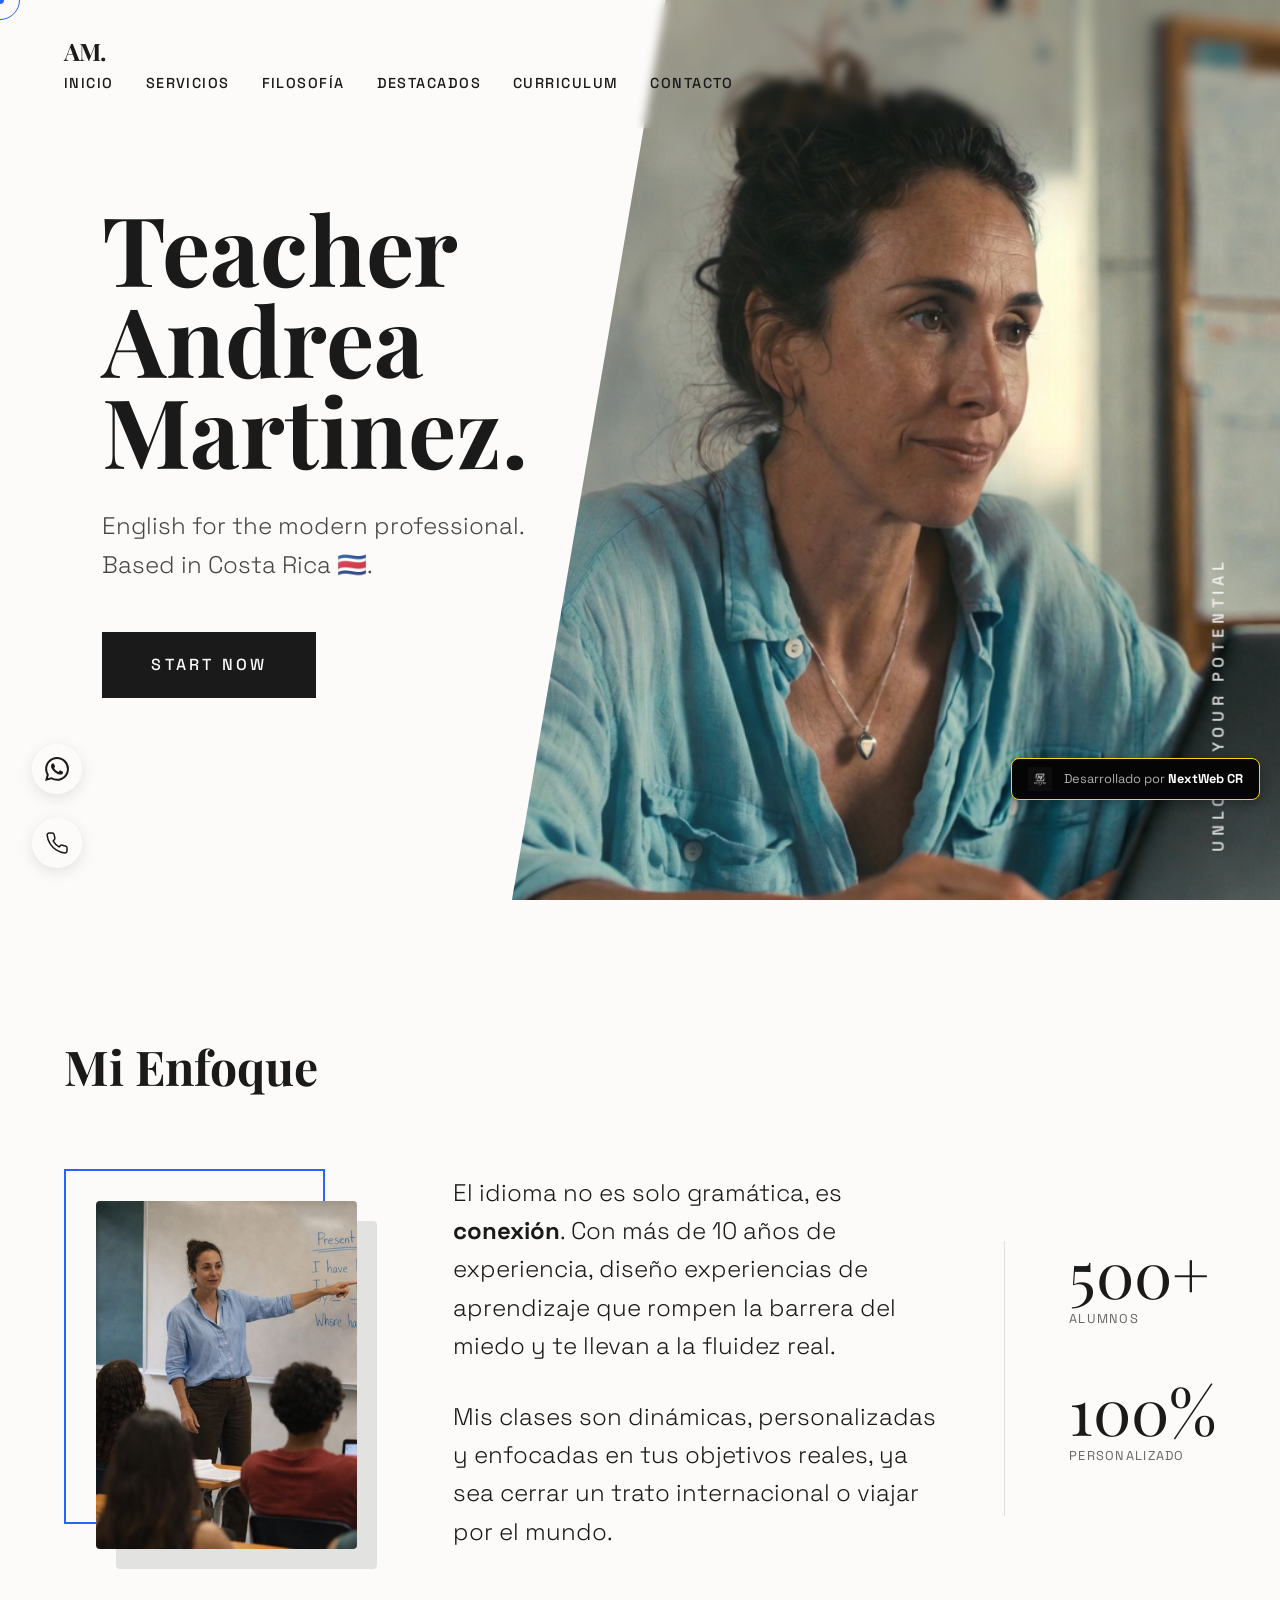
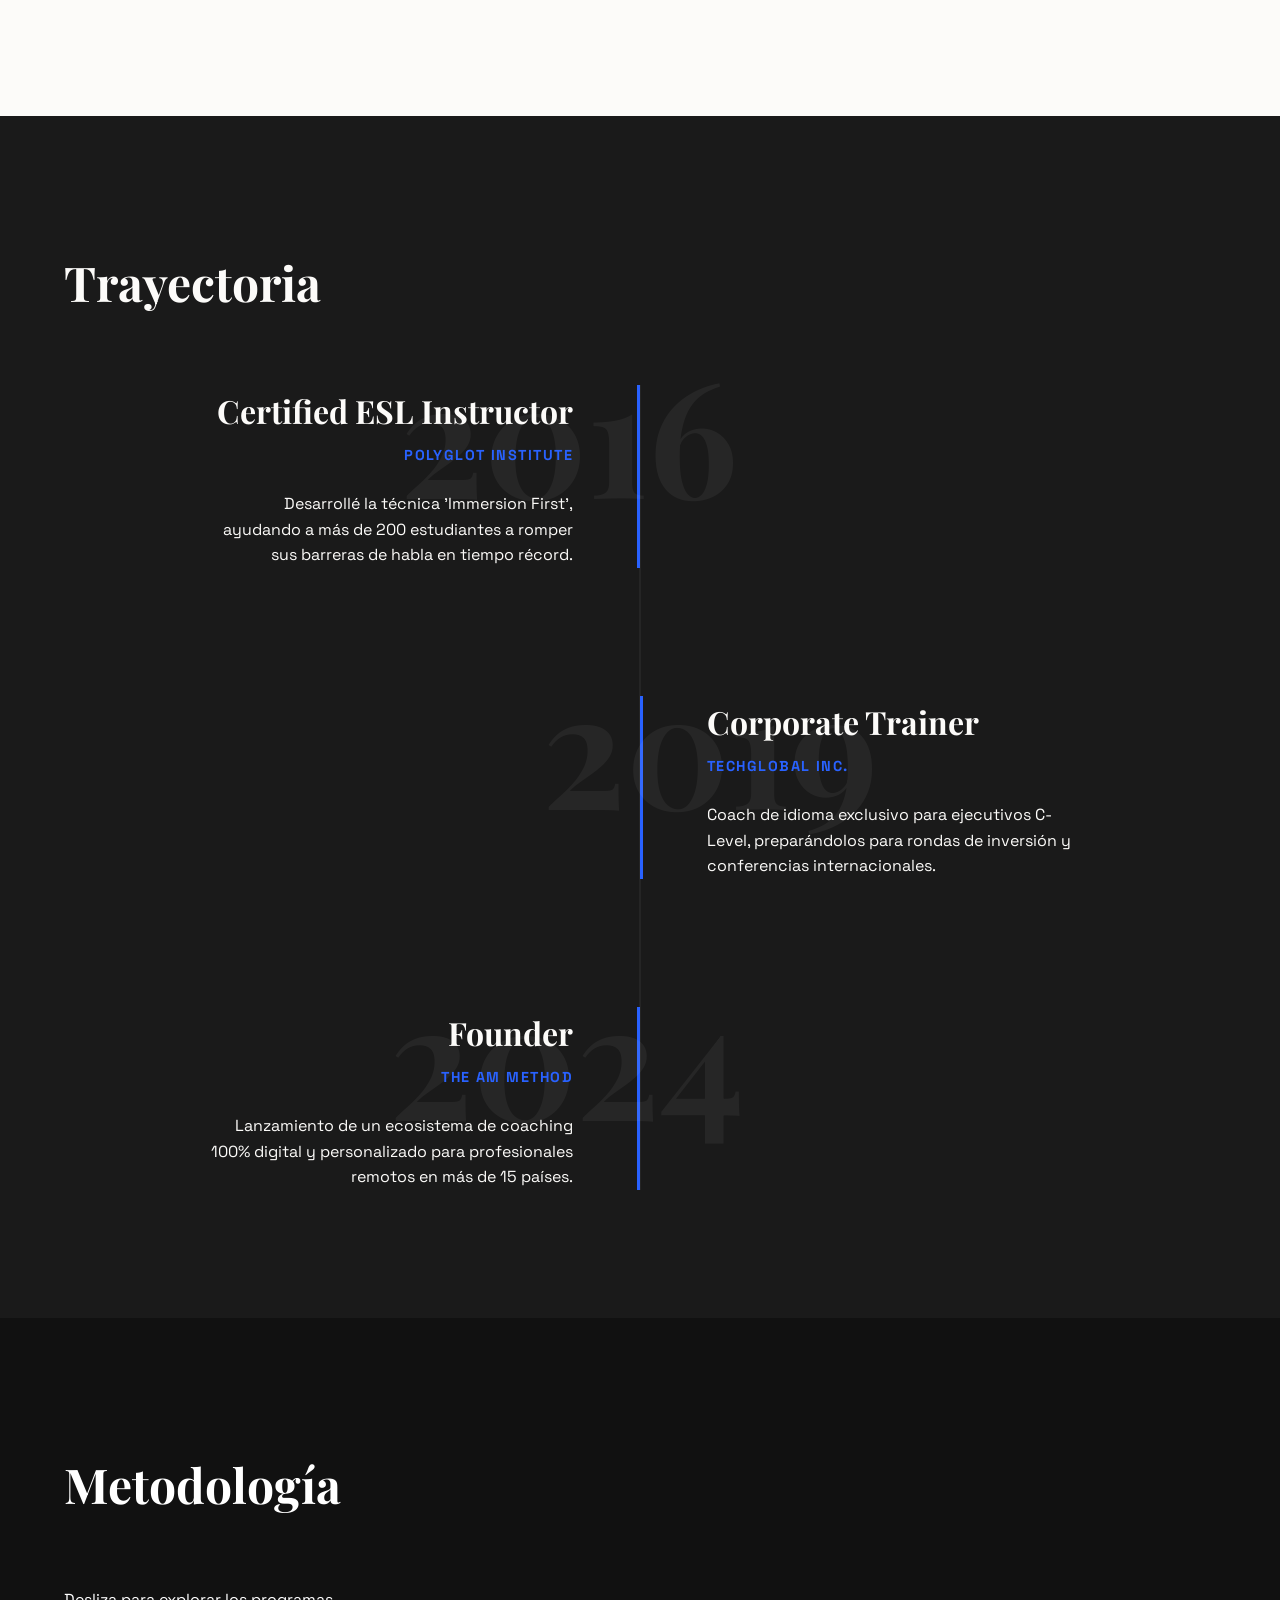
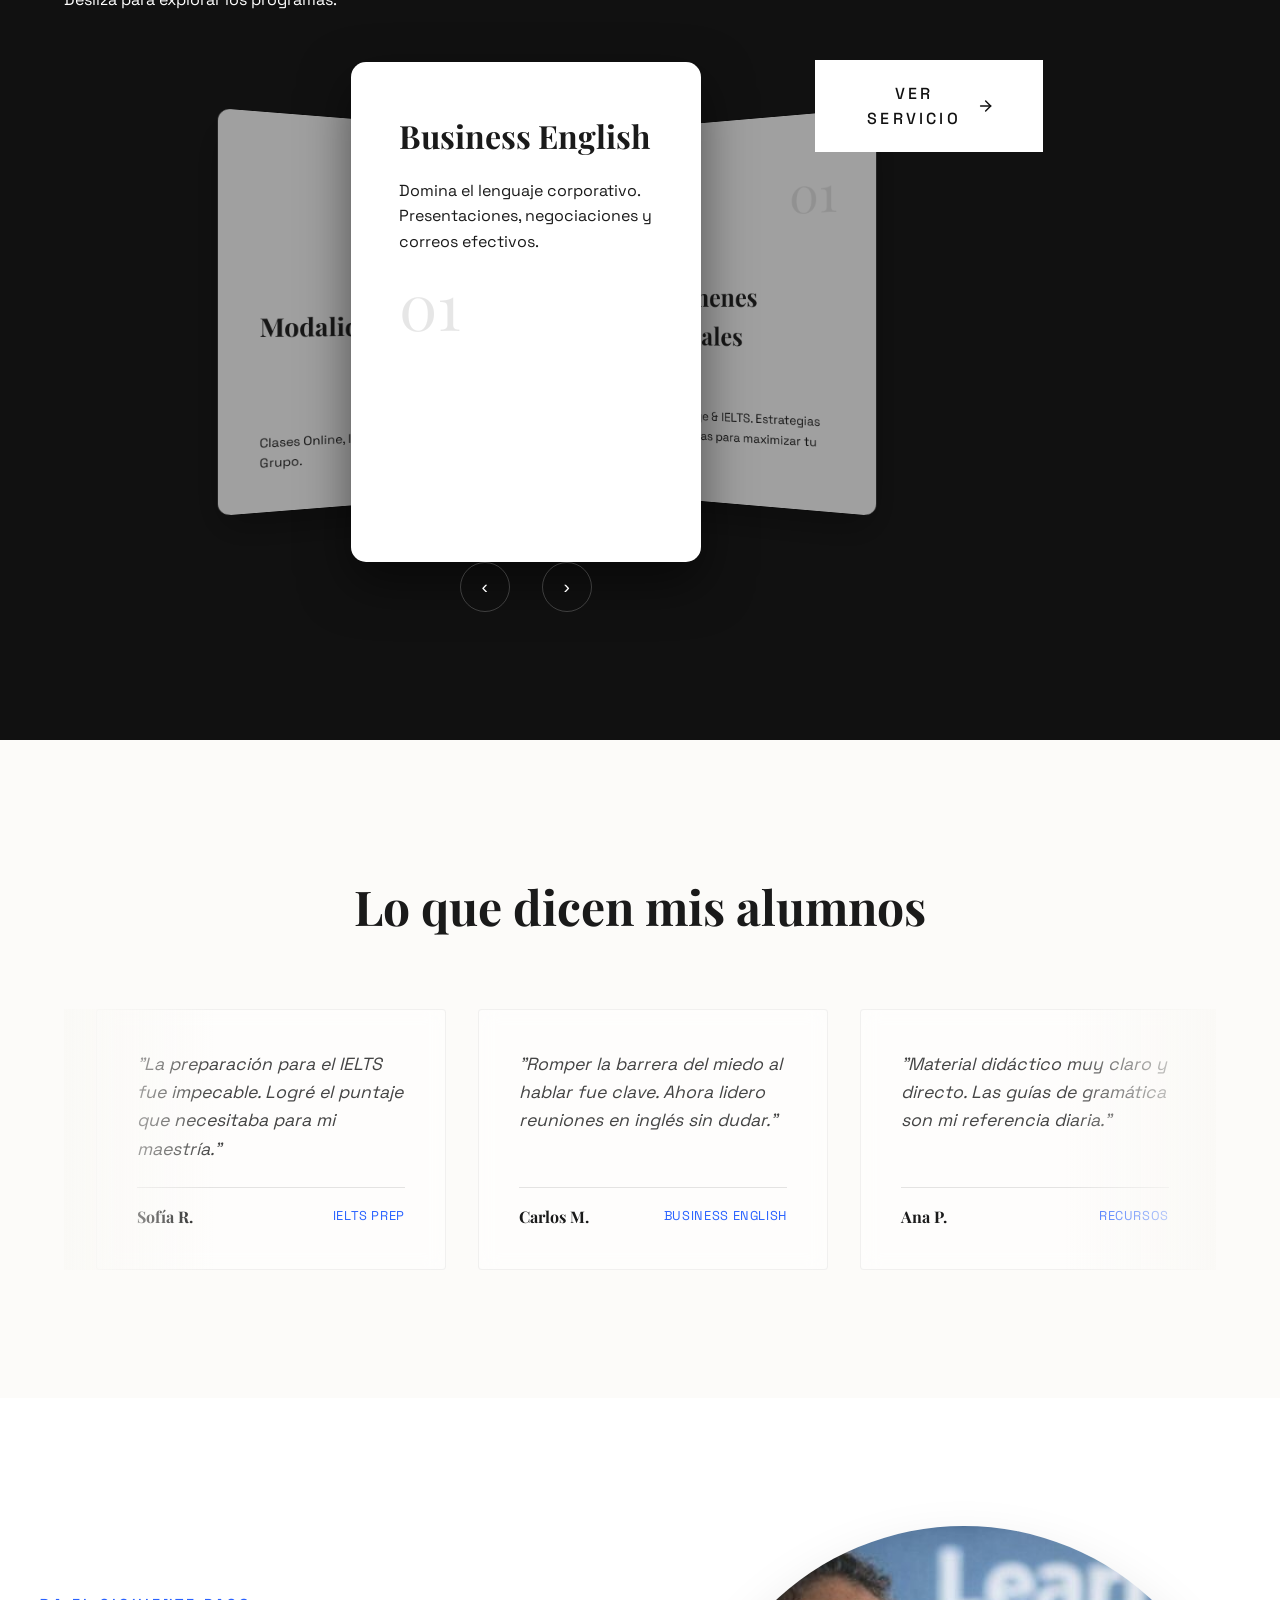
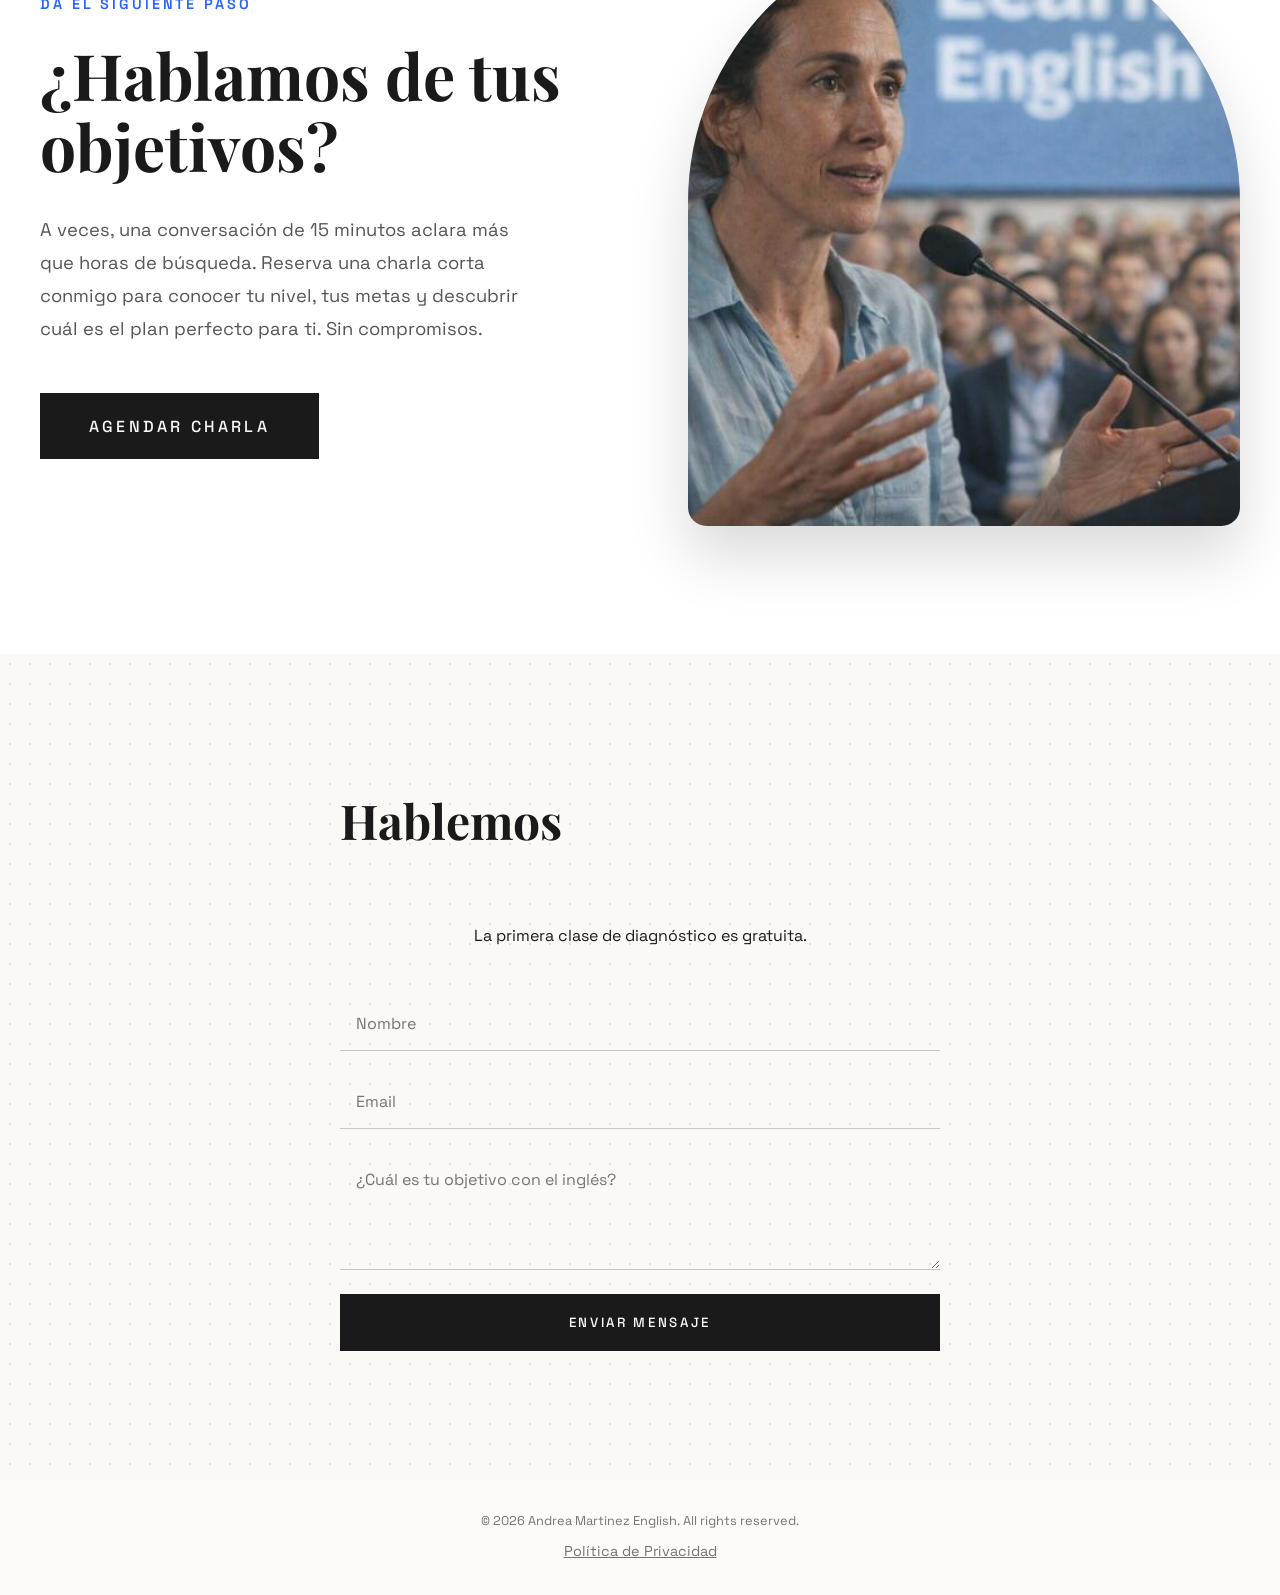
<file: index.html>
<!DOCTYPE html>
<html lang="es">

<head>
    <meta charset="UTF-8">
    <meta name="viewport" content="width=device-width, initial-scale=1.0">
    <title>Andrea Martinez | English Teacher</title>
    <link rel="preconnect" href="https://fonts.googleapis.com">
    <link rel="preconnect" href="https://fonts.gstatic.com" crossorigin>
    <link
        href="https://fonts.googleapis.com/css2?family=Playfair+Display:ital,wght@0,400;0,700;1,400&family=Space+Grotesk:wght@300;400;500;700&display=swap"
        rel="stylesheet">
    <link rel="stylesheet" href="css/style.css">
</head>

<body>
    <div class="cursor-dot" data-cursor-dot></div>
    <div class="cursor-outline" data-cursor-outline></div>

    <header class="header">
        <nav class="nav">
            <a href="#" class="logo">AM.</a>
            <div class="hamburger">
                <span class="bar"></span>
                <span class="bar"></span>
                <span class="bar"></span>
            </div>
            <ul class="nav-list">
                <li><a href="#hero" class="nav-link">Inicio</a></li>
                <li><a href="servicios.html" class="nav-link">Servicios</a></li>
                <li><a href="#about" class="nav-link">Filosofía</a></li>
                <li><a href="#methods" class="nav-link">Destacados</a></li>
                <li><a href="cv/Profesora_Andrea_Martinez_Ingles.pdf" class="nav-link" target="_blank">Curriculum</a>
                </li>
                <li><a href="#contact" class="nav-link">Contacto</a></li>
            </ul>
        </nav>
    </header>

    <main>
        <section id="hero" class="hero">
            <div class="hero-bg-wrapper">
                <img src="img/hero/profesora1.jpg" alt="" class="hero-bg-img">
                <div class="hero-overlay"></div>
            </div>

            <div class="hero-content">
                <h1 class="hero-title">
                    <span class="reveal-text">Teacher</span>
                    <span class="reveal-text">Andrea</span>
                    <span class="reveal-text">Martinez.</span>
                </h1>
                <p class="hero-subtitle">English for the modern professional. Based in Costa Rica 🇨🇷.</p>
                <a href="#contact" class="btn-primary">Start Now</a>
            </div>

            <div class="hero-name-tag">
                <span>Unlock Your Potential</span>
            </div>
        </section>

        <section id="about" class="section about">
            <div class="container">
                <h2 class="section-title">Mi Enfoque</h2>
                <div class="about-grid">
                    <div class="about-image">
                        <div class="image-wrapper">
                            <img src="img/mienfoque/profeenfoque.jpeg" alt="Andrea Martinez" class="about-img">
                            <div class="img-backdrop"></div>
                        </div>
                    </div>
                    <div class="about-text">
                        <p>El idioma no es solo gramática, es <strong>conexión</strong>. Con más de 10 años de
                            experiencia, diseño experiencias de aprendizaje que rompen la barrera del miedo y te llevan
                            a la fluidez real.</p>
                        <p>Mis clases son dinámicas, personalizadas y enfocadas en tus objetivos reales, ya sea cerrar
                            un trato internacional o viajar por el mundo.</p>
                    </div>
                    <div class="about-stats">
                        <div class="stat-item">
                            <span class="stat-number">500+</span>
                            <span class="stat-label">Alumnos</span>
                        </div>
                        <div class="stat-item">
                            <span class="stat-number">100%</span>
                            <span class="stat-label">Personalizado</span>
                        </div>
                    </div>
                </div>
            </div>
        </section>

        <!-- Experience Section -->
        <section id="experience" class="section experience">
            <div class="container">
                <h2 class="section-title">Trayectoria</h2>
                <div class="timeline">
                    <!-- Item 1 -->
                    <div class="timeline-item left">
                        <span class="timeline-year">2016</span>
                        <div class="timeline-content">
                            <h3 class="timeline-role">Certified ESL Instructor</h3>
                            <span class="timeline-company">Polyglot Institute</span>
                            <p>Desarrollé la técnica 'Immersion First', ayudando a más de 200 estudiantes a romper sus
                                barreras de habla en tiempo récord.</p>
                        </div>
                    </div>
                    <!-- Item 2 -->
                    <div class="timeline-item right">
                        <span class="timeline-year">2019</span>
                        <div class="timeline-content">
                            <h3 class="timeline-role">Corporate Trainer</h3>
                            <span class="timeline-company">TechGlobal Inc.</span>
                            <p>Coach de idioma exclusivo para ejecutivos C-Level, preparándolos para rondas de inversión
                                y conferencias internacionales.</p>
                        </div>
                    </div>
                    <!-- Item 3 -->
                    <div class="timeline-item left">
                        <span class="timeline-year">2024</span>
                        <div class="timeline-content">
                            <h3 class="timeline-role">Founder</h3>
                            <span class="timeline-company">The AM Method</span>
                            <p>Lanzamiento de un ecosistema de coaching 100% digital y personalizado para profesionales
                                remotos en más de 15 países.</p>
                        </div>
                    </div>
                </div>
            </div>
        </section>

        <section id="methods" class="section methods">
            <div class="container">
                <h2 class="section-title">Metodología</h2>
                <p class="section-desc">Desliza para explorar los programas.</p>

                <!-- 3D Card Carousel Implementation -->
                <div class="carousel-container">
                    <div class="carousel-track">
                        <div class="card active">
                            <div class="card-content">
                                <h3>Business English</h3>
                                <p>Domina el lenguaje corporativo. Presentaciones, negociaciones y correos efectivos.
                                </p>
                                <span class="card-number">01</span>
                            </div>
                        </div>
                        <!-- Card 1: Exams -->
                        <div class="card active" data-link="servicios.html#exams">
                            <span class="card-number">01</span>
                            <h3>Exámenes Oficiales</h3>
                            <p>Cambridge & IELTS. Estrategias específicas para maximizar tu puntaje.</p>
                        </div>
                        <!-- Card 2: Digital -->
                        <div class="card next" data-link="servicios.html#digital">
                            <span class="card-number">02</span>
                            <h3>Servicios Digitales</h3>
                            <p>Recursos y cursos grabados para aprender a tu ritmo.</p>
                        </div>
                        <!-- Card 3: Specialized -->
                        <div class="card" data-link="servicios.html#specialized">
                            <span class="card-number">03</span>
                            <h3>Servicios Especializados</h3>
                            <p>Traducción de textos y corrección académica profesional.</p>
                        </div>
                        <!-- Card 4: Profiles -->
                        <div class="card" data-link="servicios.html#ages">
                            <span class="card-number">04</span>
                            <h3>Perfiles de Alumno</h3>
                            <p>Programas adaptados para Niños, Adultos y Fines Específicos.</p>
                        </div>
                        <!-- Card 5: Modality -->
                        <div class="card prev" data-link="servicios.html#modality">
                            <span class="card-number">05</span>
                            <h3>Modalidades</h3>
                            <p>Clases Online, Individuales o en Grupo.</p>
                        </div>

                        <div class="carousel-controls">
                            <button class="control-btn prev-btn">&#8249;</button>
                            <button class="control-btn next-btn">&#8250;</button>
                        </div>
                    </div>

                    <!-- Dynamic CTA Button -->
                    <div class="methods-cta">
                        <a href="servicios.html#exams" id="dynamic-service-btn" class="btn-primary btn-icon">
                            Ver Servicio
                            <svg width="24" height="24" viewBox="0 0 24 24" fill="none" stroke="currentColor"
                                stroke-width="2" stroke-linecap="round" stroke-linejoin="round">
                                <line x1="5" y1="12" x2="19" y2="12"></line>
                                <polyline points="12 5 19 12 12 19"></polyline>
                            </svg>
                        </a>
                    </div>
                </div>
        </section>

        <!-- Reviews Section (Infinite Scroll) -->
        <section id="reviews" class="section reviews">
            <h2 class="section-title" style="text-align: center; margin-bottom: 4rem;">Lo que dicen mis alumnos</h2>
            <div class="reviews-container">
                <div class="reviews-track">
                    <!-- 10 Original Reviews -->
                    <div class="review-card">
                        <p class="review-text">"La preparación para el IELTS fue impecable. Logré el puntaje que
                            necesitaba para mi maestría."</p>
                        <div class="review-author">
                            <span class="author-name">Sofía R.</span>
                            <span class="author-service">IELTS Prep</span>
                        </div>
                    </div>
                    <div class="review-card">
                        <p class="review-text">"Romper la barrera del miedo al hablar fue clave. Ahora lidero reuniones
                            en inglés sin dudar."</p>
                        <div class="review-author">
                            <span class="author-name">Carlos M.</span>
                            <span class="author-service">Business English</span>
                        </div>
                    </div>
                    <div class="review-card">
                        <p class="review-text">"Material didáctico muy claro y directo. Las guías de gramática son mi
                            referencia diaria."</p>
                        <div class="review-author">
                            <span class="author-name">Ana P.</span>
                            <span class="author-service">Recursos</span>
                        </div>
                    </div>
                    <div class="review-card">
                        <p class="review-text">"Mis hijos adoran sus clases. Aprenden jugando y han mejorado muchísimo
                            en el colegio."</p>
                        <div class="review-author">
                            <span class="author-name">Familia T.</span>
                            <span class="author-service">Niños</span>
                        </div>
                    </div>
                    <div class="review-card">
                        <p class="review-text">"Excelente corrección de tesis. Rápida, profesional y con explicaciones
                            de cada cambio."</p>
                        <div class="review-author">
                            <span class="author-name">Elena G.</span>
                            <span class="author-service">Traducción</span>
                        </div>
                    </div>
                    <div class="review-card">
                        <p class="review-text">"El curso grabado me salvó la vida. Pude estudiar a mi ritmo entre turnos
                            de trabajo."</p>
                        <div class="review-author">
                            <span class="author-name">Javier S.</span>
                            <span class="author-service">Curso Online</span>
                        </div>
                    </div>
                    <div class="review-card">
                        <p class="review-text">"Atención personalizada real. Andrea adapta cada clase a mis necesidades
                            de la semana."</p>
                        <div class="review-author">
                            <span class="author-name">Lucía F.</span>
                            <span class="author-service">Clases 1 a 1</span>
                        </div>
                    </div>
                    <div class="review-card">
                        <p class="review-text">"En 3 meses avancé más que en 2 años de instituto tradicional. Totalmente
                            recomendado."</p>
                        <div class="review-author">
                            <span class="author-name">Diego H.</span>
                            <span class="author-service">Intensivo</span>
                        </div>
                    </div>
                    <div class="review-card">
                        <p class="review-text">"Metodología muy humana y adaptativa. Entiende perfectamente mis
                            bloqueos."</p>
                        <div class="review-author">
                            <span class="author-name">Marta V.</span>
                            <span class="author-service">Coaching</span>
                        </div>
                    </div>
                    <div class="review-card">
                        <p class="review-text">"Preparación para Cambridge C1 exitosa. Los simulacros fueron idénticos
                            al examen real."</p>
                        <div class="review-author">
                            <span class="author-name">Roberto L.</span>
                            <span class="author-service">Cambridge C1</span>
                        </div>
                    </div>

                    <!-- DUPLICATE FOR INFINITE LOOP EFFECT (First 5 cards) -->
                    <div class="review-card">
                        <p class="review-text">"La preparación para el IELTS fue impecable. Logré el puntaje que
                            necesitaba para mi maestría."</p>
                        <div class="review-author">
                            <span class="author-name">Sofía R.</span>
                            <span class="author-service">IELTS Prep</span>
                        </div>
                    </div>
                    <div class="review-card">
                        <p class="review-text">"Romper la barrera del miedo al hablar fue clave. Ahora lidero reuniones
                            en inglés sin dudar."</p>
                        <div class="review-author">
                            <span class="author-name">Carlos M.</span>
                            <span class="author-service">Business English</span>
                        </div>
                    </div>
                    <div class="review-card">
                        <p class="review-text">"Material didáctico muy claro y directo. Las guías de gramática son mi
                            referencia diaria."</p>
                        <div class="review-author">
                            <span class="author-name">Ana P.</span>
                            <span class="author-service">Recursos</span>
                        </div>
                    </div>
                    <div class="review-card">
                        <p class="review-text">"Mis hijos adoran sus clases. Aprenden jugando y han mejorado muchísimo
                            en el colegio."</p>
                        <div class="review-author">
                            <span class="author-name">Familia T.</span>
                            <span class="author-service">Niños</span>
                        </div>
                    </div>
                    <div class="review-card">
                        <p class="review-text">"Excelente corrección de tesis. Rápida, profesional y con explicaciones
                            de cada cambio."</p>
                        <div class="review-author">
                            <span class="author-name">Elena G.</span>
                            <span class="author-service">Traducción</span>
                        </div>
                    </div>
                </div>
            </div>
        </section>

        <!-- Booking/Talk Section (Creative Layout) -->
        <section id="booking" class="section booking">
            <div class="container">
                <div class="booking-wrapper">
                    <div class="booking-content">
                        <span class="booking-subtitle">Da el siguiente paso</span>
                        <h2 class="booking-title">¿Hablamos de tus objetivos?</h2>
                        <p class="booking-text">
                            A veces, una conversación de 15 minutos aclara más que horas de búsqueda.
                            Reserva una charla corta conmigo para conocer tu nivel, tus metas y
                            descubrir cuál es el plan perfecto para ti. Sin compromisos.
                        </p>
                        <a href="https://calendar.app.google/f21XEd3zHBQHLmLMA" target="_blank" class="btn-primary">
                            Agendar Charla
                        </a>
                    </div>
                    <div class="booking-image-container">
                        <div class="image-frame-back"></div>
                        <img src="img/hablemos/profereserva.jpeg" alt="Andrea Martinez - Reservar Charla"
                            class="booking-img">
                        <div class="image-frame-front"></div>
                    </div>
                </div>
            </div>
        </section>

        <section id="contact" class="section contact">
            <div class="container">
                <div class="contact-wrapper">
                    <h2 class="section-title">Hablemos</h2>
                    <p>La primera clase de diagnóstico es gratuita.</p>
                    <form class="contact-form">
                        <input type="text" placeholder="Nombre" required>
                        <input type="email" placeholder="Email" required>
                        <textarea placeholder="¿Cuál es tu objetivo con el inglés?" rows="4"></textarea>
                        <button type="submit" class="btn-primary">Enviar Mensaje</button>
                    </form>
                </div>
            </div>
        </section>
    </main>

    <footer class="footer">
        <p>&copy; 2026 Andrea Martinez English. All rights reserved.</p>
        <p style="font-size: 0.9rem; margin-top: 0.5rem;"><a href="privacidad.html"
                style="color: inherit; text-decoration: underline;">Política de Privacidad</a></p>
    </footer>

    <!-- Floating Social Sidebar -->
    <div class="floating-social-sidebar">
        <a href="https://wa.me/50670204207" target="_blank" class="social-icon whatsapp" title="WhatsApp">
            <svg xmlns="http://www.w3.org/2000/svg" width="24" height="24" viewBox="0 0 24 24" fill="currentColor"
                stroke="none">
                <path
                    d="M17.472 14.382c-.297-.149-1.758-.867-2.03-.967-.273-.099-.471-.148-.67.15-.197.297-.767.966-.94 1.164-.173.199-.347.223-.644.075-.297-.15-1.255-.463-2.39-1.475-.883-.788-1.48-1.761-1.653-2.059-.173-.297-.018-.458.13-.606.134-.133.298-.347.446-.52.149-.174.198-.298.298-.497.099-.198.05-.371-.025-.52-.075-.149-.669-1.612-.916-2.207-.242-.579-.487-.5-.669-.51-.173-.008-.371-.01-.57-.01-.198 0-.52.074-.792.372-.272.297-1.04 1.016-1.04 2.479 0 1.462 1.065 2.875 1.213 3.074.149.198 2.096 3.2 5.077 4.487.709.306 1.262.489 1.694.625.712.227 1.36.195 1.871.118.571-.085 1.758-.719 2.006-1.413.248-.694.248-1.289.173-1.413-.074-.124-.272-.198-.57-.347m-5.421 7.403h-.004a9.87 9.87 0 01-5.031-1.378l-.361-.214-3.741.982.998-3.648-.235-.374a9.86 9.86 0 01-1.51-5.26c.001-5.45 4.436-9.884 9.888-9.884 2.64 0 5.122 1.03 6.988 2.898a9.825 9.825 0 012.893 6.994c-.003 5.45-4.437 9.884-9.885 9.884m8.413-18.297A11.815 11.815 0 0012.05 0C5.495 0 .16 5.335.157 11.892c0 2.096.547 4.142 1.588 5.945L.057 24l6.305-1.654a11.882 11.882 0 005.683 1.448h.005c6.554 0 11.89-5.335 11.893-11.893a11.821 11.821 0 00-3.48-8.413Z" />
            </svg>
        </a>
        <a href="tel: +506 70204207" class="social-icon phone" title="Llamar">
            <svg xmlns="http://www.w3.org/2000/svg" width="24" height="24" viewBox="0 0 24 24" fill="none"
                stroke="currentColor" stroke-width="2" stroke-linecap="round" stroke-linejoin="round">
                <path
                    d="M22 16.92v3a2 2 0 0 1-2.18 2 19.79 19.79 0 0 1-8.63-3.07 19.5 19.5 0 0 1-6-6 19.79 19.79 0 0 1-3.07-8.67A2 2 0 0 1 4.11 2h3a2 2 0 0 1 2 1.72 12.84 12.84 0 0 0 .7 2.81 2 2 0 0 1-.45 2.11L8.09 9.91a16 16 0 0 0 6 6l1.27-1.27a2 2 0 0 1 2.11-.45 12.84 12.84 0 0 0 2.81.7A2 2 0 0 1 22 16.92z">
                </path>
            </svg>
        </a>
    </div>

<!--Start of Tawk.to Script-->
<script type="text/javascript">
var Tawk_API=Tawk_API||{}, Tawk_LoadStart=new Date();
(function(){
var s1=document.createElement("script"),s0=document.getElementsByTagName("script")[0];
s1.async=true;
s1.src='https://embed.tawk.to/69633d7c987b03197cb20051/1jelqgcbd';
s1.charset='UTF-8';
s1.setAttribute('crossorigin','*');
s0.parentNode.insertBefore(s1,s0);
})();
</script>
<!--End of Tawk.to Script-->

    <!-- Developer Watermark -->
    <a href="https://nextwebcr.com" target="_blank" class="developer-badge">
        <div class="dev-logo-wrapper">
            <img src="img/logo.png" alt="NextWeb CR Logo" class="dev-logo">
        </div>
        <span class="dev-text">Desarrollado por <strong>NextWeb CR</strong></span>
    </a>

    <script src="js/anti-inspect.js"></script>
    <script src="js/main.js"></script>
</body>

</html>
</file>
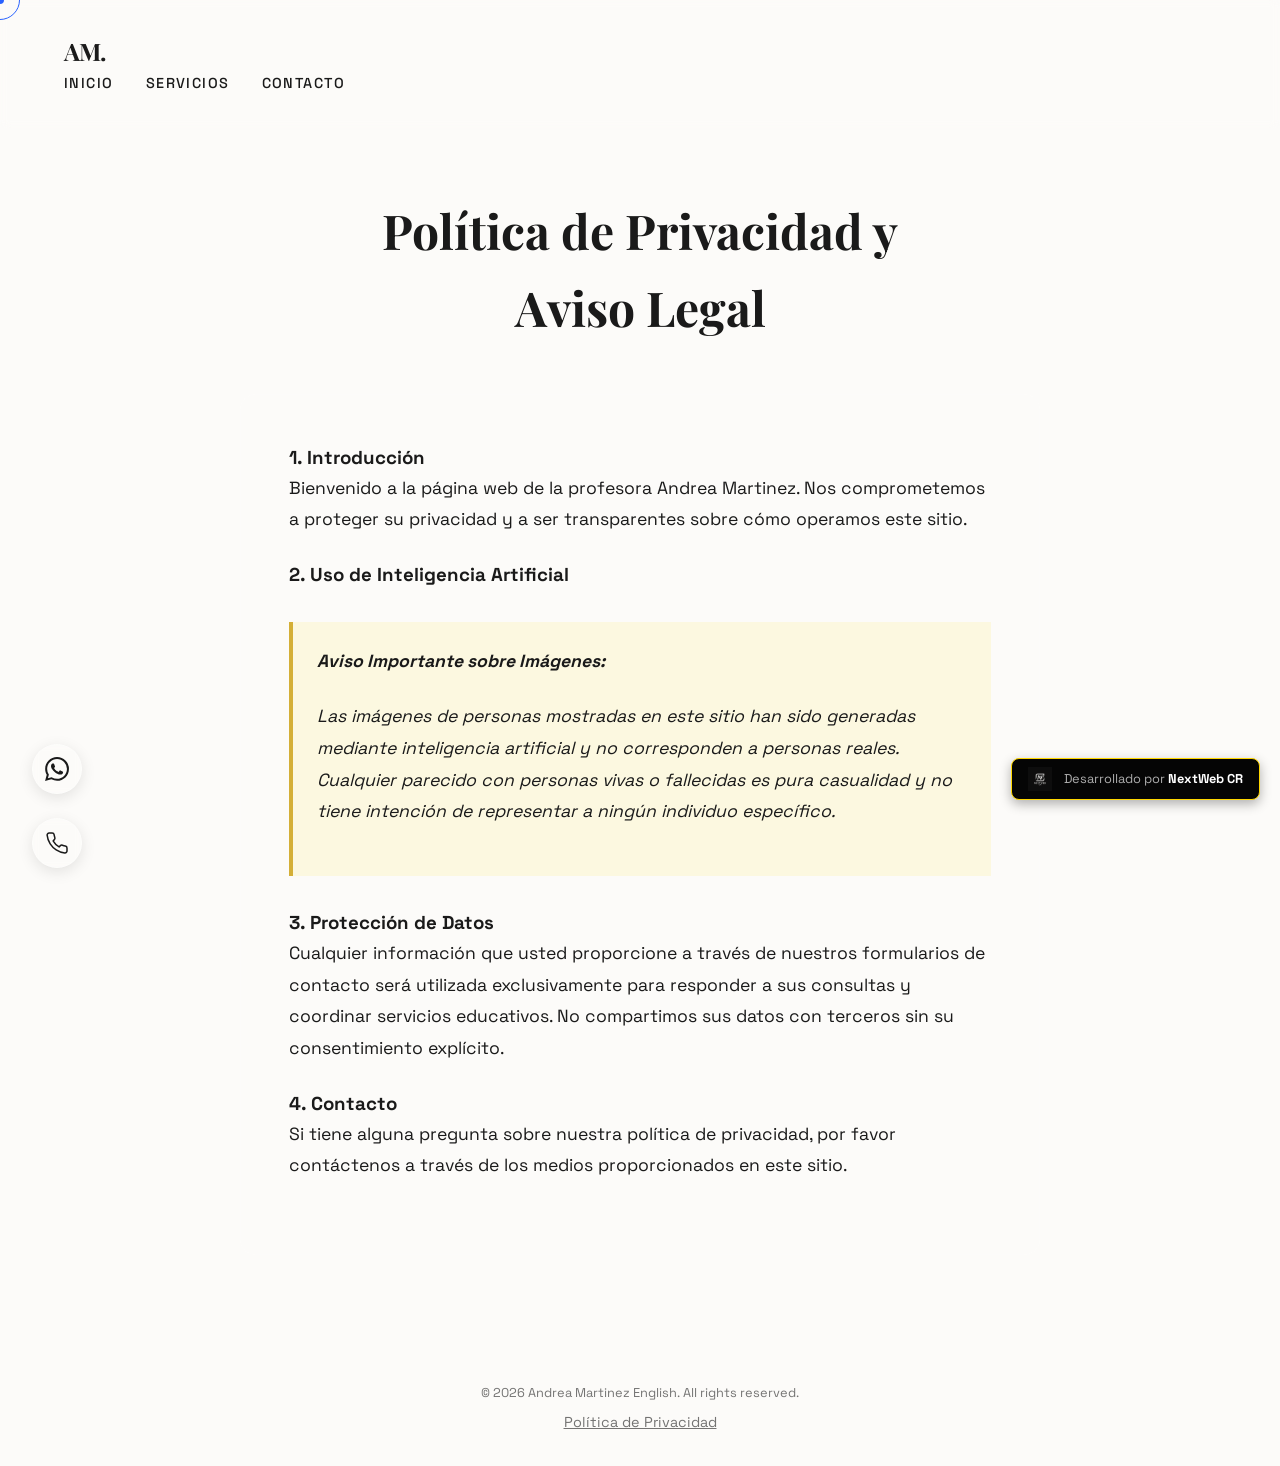
<file: privacidad.html>
<!DOCTYPE html>
<html lang="es">

<head>
    <meta charset="UTF-8">
    <meta name="viewport" content="width=device-width, initial-scale=1.0">
    <title>Política de Privacidad | Andrea Martinez</title>
    <link rel="preconnect" href="https://fonts.googleapis.com">
    <link rel="preconnect" href="https://fonts.gstatic.com" crossorigin>
    <link
        href="https://fonts.googleapis.com/css2?family=Playfair+Display:ital,wght@0,400;0,700;1,400&family=Space+Grotesk:wght@300;400;500;700&display=swap"
        rel="stylesheet">
    <link rel="stylesheet" href="css/style.css">
    <style>
        .privacy-section {
            padding: 12rem 0 6rem;
            min-height: 80vh;
        }

        .privacy-content {
            max-width: 800px;
            margin: 0 auto;
            background: var(--bg-color-light, rgba(255, 255, 255, 0.05));
            padding: 3rem;
            border-radius: 1rem;
            border: 1px solid rgba(255, 255, 255, 0.1);
        }

        .privacy-text p {
            margin-bottom: 1.5rem;
            line-height: 1.8;
            font-size: 1.1rem;
            color: var(--text-color, #333);
        }

        .ai-disclaimer {
            background-color: rgba(255, 215, 0, 0.1);
            /* Subtle gold tint if gold is a theme color */
            border-left: 4px solid #d4af37;
            padding: 1.5rem;
            margin: 2rem 0;
            font-style: italic;
        }

        @media (max-width: 768px) {
            .privacy-section {
                padding: 8rem 0 4rem;
            }

            .privacy-content {
                padding: 1.5rem;
            }
        }
    </style>
</head>

<body>
    <div class="cursor-dot" data-cursor-dot></div>
    <div class="cursor-outline" data-cursor-outline></div>

    <header class="header">
        <nav class="nav">
            <a href="index.html" class="logo">AM.</a>
            <div class="hamburger">
                <span class="bar"></span>
                <span class="bar"></span>
                <span class="bar"></span>
            </div>
            <ul class="nav-list">
                <li><a href="index.html" class="nav-link">Inicio</a></li>
                <li><a href="servicios.html" class="nav-link">Servicios</a></li>
                <li><a href="#contact" class="nav-link">Contacto</a></li>
            </ul>
        </nav>
    </header>

    <main>
        <section class="privacy-section">
            <div class="container">
                <h1 class="section-title" style="text-align: center; margin-bottom: 3rem;">Política de Privacidad
                    y<br>Aviso Legal</h1>

                <div class="privacy-content">
                    <div class="privacy-text">
                        <h3>1. Introducción</h3>
                        <p>Bienvenido a la página web de la profesora Andrea Martinez. Nos comprometemos a proteger su
                            privacidad y a ser transparentes sobre cómo operamos este sitio.</p>

                        <h3>2. Uso de Inteligencia Artificial</h3>
                        <div class="ai-disclaimer">
                            <p><strong>Aviso Importante sobre Imágenes:</strong></p>
                            <p>Las imágenes de personas mostradas en este sitio han sido generadas mediante inteligencia
                                artificial y no corresponden a personas reales. Cualquier parecido con personas vivas o
                                fallecidas es pura casualidad y no tiene intención de representar a ningún individuo
                                específico.</p>
                        </div>

                        <h3>3. Protección de Datos</h3>
                        <p>Cualquier información que usted proporcione a través de nuestros formularios de contacto será
                            utilizada exclusivamente para responder a sus consultas y coordinar servicios educativos. No
                            compartimos sus datos con terceros sin su consentimiento explícito.</p>

                        <h3>4. Contacto</h3>
                        <p>Si tiene alguna pregunta sobre nuestra política de privacidad, por favor contáctenos a través
                            de los medios proporcionados en este sitio.</p>
                    </div>
                </div>
            </div>
        </section>
    </main>

    <footer class="footer">
        <p>&copy; 2026 Andrea Martinez English. All rights reserved.</p>
        <p style="font-size: 0.9rem; margin-top: 0.5rem;"><a href="privacidad.html"
                style="color: inherit; text-decoration: underline;">Política de Privacidad</a></p>
    </footer>

     <!-- Floating Social Sidebar -->
    <div class="floating-social-sidebar">
        <a href="https://wa.me/50670204207" target="_blank" class="social-icon whatsapp" title="WhatsApp">
            <svg xmlns="http://www.w3.org/2000/svg" width="24" height="24" viewBox="0 0 24 24" fill="currentColor"
                stroke="none">
                <path
                    d="M17.472 14.382c-.297-.149-1.758-.867-2.03-.967-.273-.099-.471-.148-.67.15-.197.297-.767.966-.94 1.164-.173.199-.347.223-.644.075-.297-.15-1.255-.463-2.39-1.475-.883-.788-1.48-1.761-1.653-2.059-.173-.297-.018-.458.13-.606.134-.133.298-.347.446-.52.149-.174.198-.298.298-.497.099-.198.05-.371-.025-.52-.075-.149-.669-1.612-.916-2.207-.242-.579-.487-.5-.669-.51-.173-.008-.371-.01-.57-.01-.198 0-.52.074-.792.372-.272.297-1.04 1.016-1.04 2.479 0 1.462 1.065 2.875 1.213 3.074.149.198 2.096 3.2 5.077 4.487.709.306 1.262.489 1.694.625.712.227 1.36.195 1.871.118.571-.085 1.758-.719 2.006-1.413.248-.694.248-1.289.173-1.413-.074-.124-.272-.198-.57-.347m-5.421 7.403h-.004a9.87 9.87 0 01-5.031-1.378l-.361-.214-3.741.982.998-3.648-.235-.374a9.86 9.86 0 01-1.51-5.26c.001-5.45 4.436-9.884 9.888-9.884 2.64 0 5.122 1.03 6.988 2.898a9.825 9.825 0 012.893 6.994c-.003 5.45-4.437 9.884-9.885 9.884m8.413-18.297A11.815 11.815 0 0012.05 0C5.495 0 .16 5.335.157 11.892c0 2.096.547 4.142 1.588 5.945L.057 24l6.305-1.654a11.882 11.882 0 005.683 1.448h.005c6.554 0 11.89-5.335 11.893-11.893a11.821 11.821 0 00-3.48-8.413Z" />
            </svg>
        </a>
        <a href="tel:+506 70204207" class="social-icon phone" title="Llamar">
            <svg xmlns="http://www.w3.org/2000/svg" width="24" height="24" viewBox="0 0 24 24" fill="none"
                stroke="currentColor" stroke-width="2" stroke-linecap="round" stroke-linejoin="round">
                <path
                    d="M22 16.92v3a2 2 0 0 1-2.18 2 19.79 19.79 0 0 1-8.63-3.07 19.5 19.5 0 0 1-6-6 19.79 19.79 0 0 1-3.07-8.67A2 2 0 0 1 4.11 2h3a2 2 0 0 1 2 1.72 12.84 12.84 0 0 0 .7 2.81 2 2 0 0 1-.45 2.11L8.09 9.91a16 16 0 0 0 6 6l1.27-1.27a2 2 0 0 1 2.11-.45 12.84 12.84 0 0 0 2.81.7A2 2 0 0 1 22 16.92z">
                </path>
            </svg>
        </a>
    </div>

    <!--Start of Tawk.to Script-->
    <script type="text/javascript">
        var Tawk_API = Tawk_API || {}, Tawk_LoadStart = new Date();
        (function () {
            var s1 = document.createElement("script"), s0 = document.getElementsByTagName("script")[0];
            s1.async = true;
            s1.src = 'https://embed.tawk.to/69633d7c987b03197cb20051/1jelqgcbd';
            s1.charset = 'UTF-8';
            s1.setAttribute('crossorigin', '*');
            s0.parentNode.insertBefore(s1, s0);
        })();
    </script>
    <!--End of Tawk.to Script-->

    <!-- Developer Watermark -->
    <a href="https://nextwebcr.com" target="_blank" class="developer-badge">
        <div class="dev-logo-wrapper">
            <img src="img/logo.png" alt="NextWeb CR Logo" class="dev-logo">
        </div>
        <span class="dev-text">Desarrollado por <strong>NextWeb CR</strong></span>
    </a>


    
    <!-- Anti-Inspection Script -->
    <script src="js/anti-inspect.js"></script>
    <script src="js/main.js"></script>
</body>

</html>
</file>
<file: css/style.css>
/* Global Styles */
:root {
    --bg-color: #fcfbf9;
    --text-color: #1a1a1a;
    --accent-color: #2962ff;
    --secondary-color: #e0e0e0;
    --font-heading: 'Playfair Display', serif;
    --font-body: 'Space Grotesk', sans-serif;
    --transition: all 0.6s cubic-bezier(0.16, 1, 0.3, 1);
}

* {
    margin: 0;
    padding: 0;
    box-sizing: border-box;
}

body {
    font-family: var(--font-body);
    background-color: var(--bg-color);
    color: var(--text-color);
    overflow-x: hidden;
    line-height: 1.6;
}

a {
    text-decoration: none;
    color: inherit;
}

ul {
    list-style: none;
}

/* Custom Cursor */
.cursor-dot {
    width: 8px;
    height: 8px;
    background-color: var(--accent-color);
    border-radius: 50%;
    position: fixed;
    pointer-events: none;
    z-index: 9999;
    top: 0;
    left: 0;
    transform: translate(-50%, -50%);
}

.cursor-outline {
    width: 40px;
    height: 40px;
    border: 1px solid var(--accent-color);
    border-radius: 50%;
    position: fixed;
    pointer-events: none;
    z-index: 9998;
    top: 0;
    left: 0;
    transform: translate(-50%, -50%);
    transition: width 0.2s, height 0.2s, background-color 0.2s;
}

/* Header */
.header {
    position: fixed;
    top: 0;
    left: 0;
    width: 100%;
    padding: 2rem 5%;
    display: flex;
    justify-content: space-between;
    align-items: center;
    z-index: 100;
    background: transparent;
    /* Glassmorphism on scroll handled via JS ideally, keeping simple for now */
    backdrop-filter: blur(5px);
}

.logo {
    font-family: var(--font-heading);
    font-size: 1.5rem;
    font-weight: 700;
    letter-spacing: -0.05em;
}

.nav-list {
    display: flex;
    gap: 2rem;
}

.nav-link {
    position: relative;
    font-size: 0.9rem;
    text-transform: uppercase;
    letter-spacing: 0.1em;
    font-weight: 500;
}

.nav-link::after {
    content: '';
    position: absolute;
    bottom: -5px;
    left: 0;
    width: 0;
    height: 1px;
    background-color: var(--text-color);
    transition: var(--transition);
}

.nav-link:hover::after {
    width: 100%;
}

/* Hero Section - Redesign */
.hero {
    height: 100vh;
    width: 100%;
    position: relative;
    overflow: hidden;
    display: flex;
    align-items: center;
    background-color: var(--bg-color);
}

.hero-bg-wrapper {
    position: absolute;
    top: 0;
    right: 0;
    width: 60%;
    /* Occupy right side */
    height: 100%;
    z-index: 1;
    clip-path: polygon(20% 0, 100% 0, 100% 100%, 0% 100%);
    /* Diagonal cut */
}

.hero-bg-img {
    width: 100%;
    height: 100%;
    object-fit: cover;
    object-position: center top;
}

.hero-overlay {
    position: absolute;
    top: 0;
    left: 0;
    width: 100%;
    height: 100%;
    background: linear-gradient(to right, rgba(255, 255, 255, 0.1), transparent);
    /* Soft blend */
}

.hero-content {
    position: relative;
    width: 50%;
    /* Left half */
    padding-left: 8%;
    /* Indent */
    z-index: 10;
}

.hero-title {
    font-family: var(--font-heading);
    font-size: 6rem;
    /* Bigger */
    line-height: 0.95;
    margin-bottom: 2rem;
    color: var(--text-color);
}

.reveal-text {
    display: block;
    transform: translateY(100%);
    opacity: 0;
    animation: slideUp 1s cubic-bezier(0.16, 1, 0.3, 1) forwards;
}

.reveal-text:nth-child(1) {
    animation-delay: 0.2s;
}

.reveal-text:nth-child(2) {
    animation-delay: 0.3s;
}

.reveal-text:nth-child(3) {
    animation-delay: 0.4s;
}

@keyframes slideUp {
    to {
        transform: translateY(0);
        opacity: 1;
    }
}

.hero-subtitle {
    font-size: 1.5rem;
    margin-bottom: 3rem;
    font-weight: 300;
    max-width: 450px;
    opacity: 0;
    animation: fadeIn 1s ease forwards 0.8s;
}

@keyframes fadeIn {
    to {
        opacity: 0.8;
    }
}

.btn-primary {
    display: inline-block;
    padding: 1.2rem 3rem;
    background-color: var(--text-color);
    color: var(--bg-color);
    border-radius: 0px;
    /* Minimalist sharp edges */
    font-family: var(--font-body);
    font-weight: 500;
    text-transform: uppercase;
    letter-spacing: 0.2em;
    transition: var(--transition);
    border: 1px solid var(--text-color);
    cursor: pointer;
}

.btn-primary:hover {
    background-color: transparent;
    color: var(--text-color);
    padding-left: 4rem;
    /* Slide effect */
}

.hero-name-tag {
    position: absolute;
    bottom: 3rem;
    right: 3rem;
    z-index: 20;
    writing-mode: vertical-rl;
    text-orientation: mixed;
    transform: rotate(180deg);
    /* Read upwards */
}

.hero-name-tag span {
    font-family: var(--font-body);
    font-size: 1rem;
    letter-spacing: 0.3em;
    text-transform: uppercase;
    color: white;
    /* Contrast against image */
    font-weight: 600;
    opacity: 0.8;
}

/* Mobile Adjustments for Hero */
@media (max-width: 768px) {
    .hero {
        flex-direction: column;
        justify-content: flex-end;
        /* Text at bottom */
    }

    .hero-bg-wrapper {
        width: 100%;
        height: 60%;
        /* Top half */
        top: 0;
        right: 0;
        clip-path: none;
        mask-image: linear-gradient(to bottom, black 80%, transparent);
        -webkit-mask-image: linear-gradient(to bottom, black 80%, transparent);
    }

    .hero-content {
        width: 100%;
        padding: 2rem;
        padding-bottom: 6rem;
        background: transparent;
    }

    .hero-title {
        font-size: 3.5rem;
    }

    .hero-name-tag {
        bottom: 1.5rem;
        /* Move to bottom */
        top: auto;
        right: 0;
        left: 0;
        width: 100%;
        text-align: center;
        writing-mode: horizontal-tb;
        transform: none;
    }

    .hero-name-tag span {
        color: rgba(255, 255, 255, 0.7);
        border: none;
        padding: 0;
        font-size: 0.8rem;
    }
}

/* About Section */
.section {
    padding: 8rem 5%;
}

.section-title {
    font-family: var(--font-heading);
    font-size: 3rem;
    margin-bottom: 4rem;
    text-align: left;
}

.about-grid {
    display: grid;
    grid-template-columns: 1fr 1.5fr 0.5fr;
    /* Image - Text - Stats */
    gap: 4rem;
    align-items: center;
}

/* Creative Image Styles */
.about-image {
    position: relative;
    padding: 2rem;
}

.image-wrapper {
    position: relative;
    width: 100%;
    aspect-ratio: 3/4;
}

.about-img {
    width: 100%;
    height: 100%;
    object-fit: cover;
    border-radius: 4px;
    z-index: 2;
    position: relative;
    box-shadow: 20px 20px 0 rgba(0, 0, 0, 0.1);
}

.img-backdrop {
    position: absolute;
    top: -2rem;
    left: -2rem;
    width: 100%;
    height: 100%;
    border: 2px solid var(--accent-color);
    z-index: 1;
    transition: transform 0.5s ease;
}

.about-image:hover .img-backdrop {
    transform: translate(1rem, 1rem);
}

/* Mobile Responsiveness for About */
@media (max-width: 900px) {
    .about-grid {
        grid-template-columns: 1fr;
        gap: 2rem;
    }

    .about-image {
        max-width: 400px;
        margin: 0 auto;
        padding: 0;
        margin-bottom: 2rem;
    }

    .img-backdrop {
        top: 1rem;
        left: 1rem;
        width: 90%;
        height: 90%;
    }

    .about-stats {
        flex-direction: row;
        border-left: none;
        border-top: 1px solid var(--secondary-color);
        padding-left: 0;
        padding-top: 2rem;
        justify-content: space-around;
    }

    .stat-item {
        margin-bottom: 0;
        text-align: center;
    }
}

.about-text p {
    font-size: 1.5rem;
    margin-bottom: 2rem;
    font-weight: 300;
}

.about-stats {
    display: flex;
    flex-direction: column;
    justify-content: center;
    border-left: 1px solid var(--secondary-color);
    padding-left: 4rem;
}

.stat-item {
    margin-bottom: 3rem;
}

.stat-number {
    font-family: var(--font-heading);
    font-size: 4rem;
    display: block;
    line-height: 1;
}

.stat-label {
    text-transform: uppercase;
    font-size: 0.8rem;
    letter-spacing: 0.1em;
    color: #666;
}

/* Experience Section */
.section.experience {
    background-color: var(--text-color);
    color: var(--bg-color);
}

.section.experience .section-title {
    color: var(--bg-color);
}

.timeline {
    position: relative;
    max-width: 1000px;
    margin: 0 auto;
    display: flex;
    flex-direction: column;
    gap: 8rem;
}

.timeline::before {
    content: '';
    position: absolute;
    left: 50%;
    top: 0;
    width: 1px;
    height: 100%;
    background: rgba(255, 255, 255, 0.1);
    /* Light line for dark bg */
    transform: translateX(-50%);
}

.timeline-item {
    position: relative;
    width: 50%;
    padding: 0 4rem;
}

.timeline-item.left {
    align-self: flex-start;
    text-align: right;
    border-right: 3px solid var(--accent-color);
}

.timeline-item.right {
    align-self: flex-end;
    text-align: left;
    border-left: 3px solid var(--accent-color);
}

.timeline-item.left .timeline-year {
    right: 0;
    transform: translate(30%, -20%);
}

.timeline-item.right .timeline-year {
    left: 0;
    transform: translate(-30%, -20%);
}

.timeline-year {
    position: absolute;
    top: 0;
    font-family: var(--font-heading);
    font-size: 10rem;
    line-height: 1;
    opacity: 0.05;
    color: var(--bg-color);
    /* White year for dark bg */
    z-index: 0;
    pointer-events: none;
    font-weight: 700;
}

.timeline-content {
    position: relative;
    z-index: 5;
}

.timeline-role {
    font-family: var(--font-heading);
    font-size: 2rem;
    margin-bottom: 0.5rem;
    color: var(--bg-color);
}

.timeline-company {
    display: block;
    font-weight: 700;
    text-transform: uppercase;
    letter-spacing: 0.1em;
    font-size: 0.9rem;
    color: var(--accent-color);
    margin-bottom: 1.5rem;
}

@media (max-width: 768px) {
    .timeline::before {
        left: 20px;
    }

    .timeline-item {
        width: 100%;
        padding-left: 60px;
        padding-right: 0;
        text-align: left;
        border: none;
    }

    .timeline-item.left,
    .timeline-item.right {
        align-self: flex-start;
        text-align: left;
        border-left: 3px solid var(--accent-color);
    }

    .timeline-year {
        font-size: 6rem;
        left: 10px !important;
        opacity: 0.08;
        transform: translate(0, -30%) !important;
    }
}

.methods {
    background-color: #111;
    color: white;
    overflow: hidden;
    /* Important for 3D elements sticking out */
}

.methods-cta {
    text-align: center;
    margin-top: 3rem;
    position: relative;
    z-index: 20;
}

.methods .btn-primary {
    background-color: #ffffff;
    color: #111111;
    border-color: #ffffff;
}

.methods .btn-primary:hover {
    background-color: transparent;
    color: #ffffff;
}

.btn-icon {
    display: inline-flex;
    align-items: center;
    gap: 0.8rem;
}

.carousel-container {
    position: relative;
    height: 600px;
    /* Fixed height for simplicity */
    width: 70%;
    margin: 0 auto;
    perspective: 1000px;
    display: flex;
    /* Center track */
    justify-content: center;
}

.carousel-track {
    position: relative;
    width: 100%;
    height: 100%;
    transform-style: preserve-3d;
    transition: transform 0.5s;
    /* Smooth track movement if needed */
}

.card {
    position: absolute;
    top: 50px;
    left: 50%;
    width: 350px;
    height: 500px;
    background: white;
    color: var(--text-color);
    padding: 3rem;
    border-radius: 15px;
    transform: translateX(-50%) translateZ(-500px) rotateY(0deg);
    /* Initial hidden state logic handled by JS classes */
    opacity: 0;
    transition: transform 0.8s, opacity 0.8s, box-shadow 0.3s;
    box-shadow: 0 20px 50px rgba(0, 0, 0, 0.5);
    display: flex;
    flex-direction: column;
    justify-content: space-between;
}

/* Card States */
.card.active {
    transform: translateX(-50%) translateZ(0) scale(1);
    opacity: 1;
    z-index: 10;
}

.card.next {
    transform: translateX(20%) translateZ(-300px) rotateY(-25deg);
    opacity: 0.6;
    z-index: 5;
    cursor: pointer;
}

.card.prev {
    transform: translateX(-120%) translateZ(-300px) rotateY(25deg);
    opacity: 0.6;
    z-index: 5;
    cursor: pointer;
}

/* Hidden cards */
.card:not(.active):not(.next):not(.prev) {
    transform: translateX(-50%) translateZ(-800px);
    opacity: 0;
    pointer-events: none;
}

.card-number {
    font-family: var(--font-heading);
    font-size: 4rem;
    opacity: 0.1;
    align-self: flex-end;
}

.card h3 {
    font-size: 2rem;
    font-family: var(--font-heading);
    margin-bottom: 1rem;
}

.carousel-controls {
    position: absolute;
    bottom: 0px;
    left: 50%;
    transform: translateX(-50%);
    display: flex;
    gap: 2rem;
    z-index: 20;
}

.control-btn {
    background: transparent;
    border: 1px solid rgba(255, 255, 255, 0.2);
    color: white;
    width: 50px;
    height: 50px;
    border-radius: 50%;
    cursor: pointer;
    transition: var(--transition);
    font-size: 1.2rem;
}

.control-btn:hover {
    background: white;
    color: black;
}

/* Contact Section */
.contact-wrapper {
    text-align: center;
    max-width: 600px;
    margin: 0 auto;
}

.contact-form {
    display: flex;
    flex-direction: column;
    gap: 1.5rem;
    margin-top: 3rem;
}

input,
textarea {
    width: 100%;
    padding: 1rem;
    background: transparent;
    border: none;
    border-bottom: 1px solid rgba(0, 0, 0, 0.2);
    font-family: var(--font-body);
    font-size: 1rem;
    outline: none;
    transition: border-color 0.3s;
}

input:focus,
textarea:focus {
    border-bottom-color: var(--text-color);
}

.footer {
    text-align: center;
    padding: 2rem;
    font-size: 0.8rem;
    opacity: 0.6;
}

/* Responsive */
/* Responsive */
.hamburger {
    display: none;
    cursor: pointer;
    z-index: 1000;
    width: 30px;
    height: 20px;
    position: relative;
    background: transparent;
    border: none;
}

.bar {
    display: block;
    width: 100%;
    height: 3px;
    /* Slightly thicker */
    background-color: var(--text-color);
    position: absolute;
    left: 0;
    transition: all 0.3s ease-in-out;
    border-radius: 2px;
}

/* Positioning Bars */
.bar:nth-child(1) {
    top: 0;
}

.bar:nth-child(2) {
    top: 50%;
    transform: translateY(-50%);
}

.bar:nth-child(3) {
    bottom: 0;
}

/* Hamburger Animation */
.hamburger.active .bar:nth-child(1) {
    top: 50%;
    transform: translateY(-50%) rotate(45deg);
}

.hamburger.active .bar:nth-child(2) {
    opacity: 0;
}

.hamburger.active .bar:nth-child(3) {
    bottom: 50%;
    transform: translateY(50%) rotate(-45deg);
}


@media (max-width: 768px) {
    .header {
        padding: 1.5rem;
    }

    .hamburger {
        display: block;
    }

    .nav-list {
        position: fixed;
        left: -100%;
        top: 0;
        gap: 0;
        flex-direction: column;
        background-color: var(--bg-color);
        /* Match body bg */
        width: 100%;
        height: 100vh;
        /* Full viewport height */
        justify-content: center;
        /* Center items vertically */
        align-items: center;
        /* Center items horizontally */
        text-align: center;
        transition: 0.5s cubic-bezier(0.16, 1, 0.3, 1);
        z-index: 999;
        /* Below header/hamburger but above content */
    }

    .nav-list.active {
        left: 0;
    }

    .nav-list li {
        margin: 2rem 0;
    }
}

/* Floating Social Sidebar */
.floating-social-sidebar {
    position: fixed;
    left: 2rem;
    bottom: 2rem;
    /* Bottom left as per common pattern */
    display: flex;
    flex-direction: column;
    gap: 1.5rem;
    z-index: 100;
}

.social-icon {
    display: flex;
    align-items: center;
    justify-content: center;
    width: 50px;
    height: 50px;
    border-radius: 50%;
    background-color: rgba(255, 255, 255, 0.1);
    /* Glassy default */
    backdrop-filter: blur(5px);
    border: 1px solid rgba(255, 255, 255, 0.2);
    color: var(--text-color);
    transition: all 0.3s ease;
    box-shadow: 0 4px 15px rgba(0, 0, 0, 0.1);
}

.social-icon svg {
    width: 24px;
    height: 24px;
    stroke-width: 1.5;
}

.social-icon:hover {
    transform: translateX(5px) scale(1.1);
    background-color: var(--text-color);
    color: var(--bg-color);
    border-color: var(--text-color);
}

.social-icon.whatsapp:hover {
    background-color: #25D366;
    /* WhatsApp Brand Color */
    border-color: #25D366;
    color: white;
}

.social-icon.phone:hover {
    background-color: var(--accent-color);
    border-color: var(--accent-color);
    color: white;
}

/* Mobile Adjustments for Sidebar */
@media (max-width: 768px) {
    .floating-social-sidebar {
        left: 1rem;
        bottom: 1.5rem;
        gap: 1rem;
    }

    .social-icon {
        width: 40px;
        height: 40px;
        background-color: rgba(255, 255, 255, 0.9);
        /* Solid on mobile for visibility */
    }

    .social-icon svg {
        width: 20px;
        height: 20px;
    }
}

@media (max-width: 768px) {
    .nav-link {
        font-size: 1.5rem;
        /* Larger font for mobile menu */
    }

    .hero {
        grid-template-columns: 1fr;
        padding-top: 100px;
        height: auto;
        min-height: 100vh;
        text-align: center;
        justify-items: center;
    }

    /* Center hero on mobile */
    .hero-title {
        font-size: 3rem;
    }

    .hero-subtitle {
        margin-left: auto;
        margin-right: auto;
    }

    .hero-image-container {
        display: block;
        /* Show image on mobile */
        width: 100%;
        height: 40vh;
        margin-top: 2rem;
        border-radius: 20px;
    }

    .about-grid {
        grid-template-columns: 1fr;
        gap: 2rem;
    }

    .about-stats {
        border-left: none;
        border-top: 1px solid var(--secondary-color);
        padding-left: 0;
        padding-top: 2rem;
        flex-direction: row;
        justify-content: space-between;
    }

    /* Carousel Mobile Adjustments */
    .carousel-container {
        width: 100%;
        height: 500px;
        perspective: none;
    }

    /* Remove 3D perspective on mobile for flat swipe */
    .card {
        width: 85%;
        height: 400px;
        padding: 2rem;
        top: 0;
    }

    .card.next {
        transform: translateX(100%) scale(0.8);
        opacity: 0;
        pointer-events: none;
    }

    .card.prev {
        transform: translateX(-100%) scale(0.8);
        opacity: 0;
        pointer-events: none;
    }

    .card.active {
        transform: translateX(-50%) scale(1);
        opacity: 1;
        z-index: 10;
        left: 50%;
    }
}

/* --- Hamburger Menu & Responsive Nav (Appended) --- */
@media (min-width: 769px) {
    .hamburger {
        display: none !important;
    }
}

@media (max-width: 768px) {
    .hamburger {
        display: block;
        cursor: pointer;
        z-index: 200;
        position: relative;
    }

    .bar {
        display: block;
        width: 25px;
        height: 3px;
        margin: 5px auto;
        -webkit-transition: all 0.3s ease-in-out;
        transition: all 0.3s ease-in-out;
        background-color: var(--text-color);
    }

    .hamburger.active .bar:nth-child(2) {
        opacity: 0;
    }

    .hamburger.active .bar:nth-child(1) {
        transform: translateY(8px) rotate(45deg);
    }

    .hamburger.active .bar:nth-child(3) {
        transform: translateY(-8px) rotate(-45deg);
    }

    .nav-list {
        position: fixed;
        left: -100%;
        top: 0;
        gap: 0;
        flex-direction: column;
        background-color: #ffffff;
        width: 100%;
        height: 100vh;
        text-align: center;
        transition: 0.3s cubic-bezier(0.16, 1, 0.3, 1);
        box-shadow: 0 10px 27px rgba(0, 0, 0, 0.05);
        justify-content: center;
        z-index: 100;
        align-items: center;
    }

    .nav-list.active {
        left: 0;
    }

    .nav-link {
        font-size: 2rem;
        margin: 1.5rem 0;
        color: var(--text-color);
    }
}

/* --- Reviews Section (Infinite Scroll) --- */
.reviews-section {
    position: relative;
    overflow: hidden;
    padding: 6rem 0;
    /* Premium Texture Background */
    background-color: #faf9f6;
    background-image: radial-gradient(#e0e0e0 1px, transparent 1px);
    background-size: 20px 20px;
}

.reviews-container {
    width: 100%;
    overflow: hidden;
    position: relative;
}

/* Gradient overlay for smooth fade edges - Matching new bg */
.reviews-container::before,
.reviews-container::after {
    content: "";
    position: absolute;
    top: 0;
    width: 150px;
    height: 100%;
    z-index: 2;
    pointer-events: none;
}

.reviews-container::before {
    left: 0;
    background: linear-gradient(to right, #faf9f6, transparent);
}

.reviews-container::after {
    right: 0;
    background: linear-gradient(to left, #faf9f6, transparent);
}

.reviews-track {
    display: flex;
    gap: 2rem;
    width: max-content;
    animation: scroll 40s linear infinite;
    padding-left: 2rem;
}

.reviews-track:hover {
    animation-play-state: paused;
}

@keyframes scroll {
    0% {
        transform: translateX(0);
    }

    100% {
        transform: translateX(calc(-350px * 10 - 20rem));
    }

    /* Adjust calculation based on card width + gap */
}

.review-card {
    width: 350px;
    padding: 2.5rem;
    background: rgba(255, 255, 255, 0.5);
    backdrop-filter: blur(10px);
    border: 1px solid rgba(0, 0, 0, 0.05);
    border-radius: 4px;
    /* Minimalist */
    flex-shrink: 0;
    transition: transform 0.3s ease, box-shadow 0.3s ease;
    display: flex;
    flex-direction: column;
    justify-content: space-between;
}

.review-card:hover {
    transform: translateY(-5px);
    box-shadow: 0 10px 30px rgba(0, 0, 0, 0.08);
    background: #ffffff;
    border-color: var(--secondary-color);
}

.review-text {
    font-size: 1.1rem;
    font-style: italic;
    color: #444;
    margin-bottom: 1.5rem;
    line-height: 1.6;
}

.review-author {
    border-top: 1px solid rgba(0, 0, 0, 0.1);
    padding-top: 1rem;
    display: flex;
    justify-content: space-between;
    align-items: center;
}

.author-name {
    font-family: var(--font-heading);
    font-weight: 700;
    color: var(--text-color);
}

.author-service {
    font-size: 0.8rem;
    text-transform: uppercase;
    letter-spacing: 0.05em;
    color: var(--accent-color);
}

@media (max-width: 768px) {

    .reviews-container::before,
    .reviews-container::after {
        width: 50px;
        /* Smaller fade on mobile */
    }

    .review-card {
        width: 280px;
        padding: 1.5rem;
    }
}

/* Contact Section Texture */
.section.contact {
    background-color: #faf9f6;
    background-image: radial-gradient(#e0e0e0 1px, transparent 1px);
    background-size: 20px 20px;
}

/* --- Developer Watermark Badge --- */
.developer-badge {
    position: fixed;
    bottom: 100px;
    /* Position above Tawk.to (default ~20px) */
    right: 20px;
    z-index: 9990;
    /* High z-index but below cursor/modals */
    display: flex;
    align-items: center;
    gap: 12px;
    background-color: #050505;
    /* Deep Black */
    padding: 8px 16px;
    border-radius: 8px;
    border: 1px solid #FFD700;
    /* Gold Border */
    box-shadow: 0 4px 12px rgba(0, 0, 0, 0.3);
    text-decoration: none;
    transition: transform 0.3s ease, box-shadow 0.3s ease;
}

.developer-badge:hover {
    transform: translateY(-3px);
    box-shadow: 0 6px 16px rgba(255, 215, 0, 0.2);
    /* Gold glow on hover */
}

.dev-logo-wrapper {
    width: 24px;
    height: 24px;
    display: flex;
    align-items: center;
    justify-content: center;
}

.dev-logo {
    width: 100%;
    height: 100%;
    object-fit: contain;
    /* Ensure existing logo looks good, if it's dark this might need invert */
}

.dev-text {
    font-family: var(--font-body);
    /* Consistent font */
    font-size: 0.8rem;
    color: #aeaeae;
    /* Light grey text */
    white-space: nowrap;
}

.dev-text strong {
    color: #ffffff;
    /* White prominence */
    font-weight: 700;
}

@media (max-width: 768px) {
    .developer-badge {
        bottom: 90px;
        right: 15px;
        padding: 6px 12px;
    }

    .dev-text {
        font-size: 0.7rem;
    }
}

/* --- Booking Section (The Portal Design) --- */
.section.booking {
    padding: 8rem 0;
    background-color: #ffffff;
    position: relative;
    overflow: hidden;
}

.booking-wrapper {
    display: grid;
    grid-template-columns: 1fr 1fr;
    gap: 6rem;
    /* Increased gap for better breathing room */
    align-items: center;
    max-width: 1200px;
    margin: 0 auto;
    /* Ensure centering */
}

.booking-content {
    text-align: left;
    /* Explicit left alignment */
    z-index: 2;
    padding: 0;
    /* Remove right padding that might off-center */
}

.booking-subtitle {
    display: block;
    font-family: var(--font-body);
    font-size: 0.9rem;
    text-transform: uppercase;
    letter-spacing: 0.2em;
    color: var(--accent-color);
    margin-bottom: 1.5rem;
    font-weight: 600;
}

.booking-title {
    font-family: var(--font-heading);
    font-size: 4rem;
    /* Larger, more impact */
    line-height: 1.1;
    color: var(--text-color);
    margin-bottom: 2rem;
}

.booking-text {
    font-size: 1.15rem;
    color: #555;
    margin-bottom: 3rem;
    line-height: 1.8;
    max-width: 90%;
}

/* Creative Image Styling - The Arch */
.booking-image-container {
    position: relative;
    height: 600px;
    width: 100%;
    display: flex;
    justify-content: center;
    align-items: center;
}

.booking-img {
    width: 100%;
    height: 100%;
    object-fit: cover;
    /* The Arch Mask */
    border-radius: 300px 300px 20px 20px;
    box-shadow: 0 30px 60px rgba(0, 0, 0, 0.15);
    /* Soft, deep shadow */
    transition: transform 0.6s cubic-bezier(0.16, 1, 0.3, 1);
}

.booking-image-container:hover .booking-img {
    transform: translateY(-10px) scale(1.02);
}

@media (max-width: 968px) {
    .booking-wrapper {
        grid-template-columns: 1fr;
        gap: 4rem;
        text-align: center;
    }

    .booking-content {
        max-width: 600px;
        margin: 0 auto;
        /* Center text block on mobile */
        text-align: center;
        order: 1;
        /* Text first on mobile */
    }

    .booking-text {
        margin-left: auto;
        margin-right: auto;
    }

    .booking-image-container {
        height: 500px;
        order: -1;
        /* Image on top */
    }

    .booking-img {
        width: 80%;
        /* Don't be full width on mobile */
        height: 100%;
    }
}
</file>
